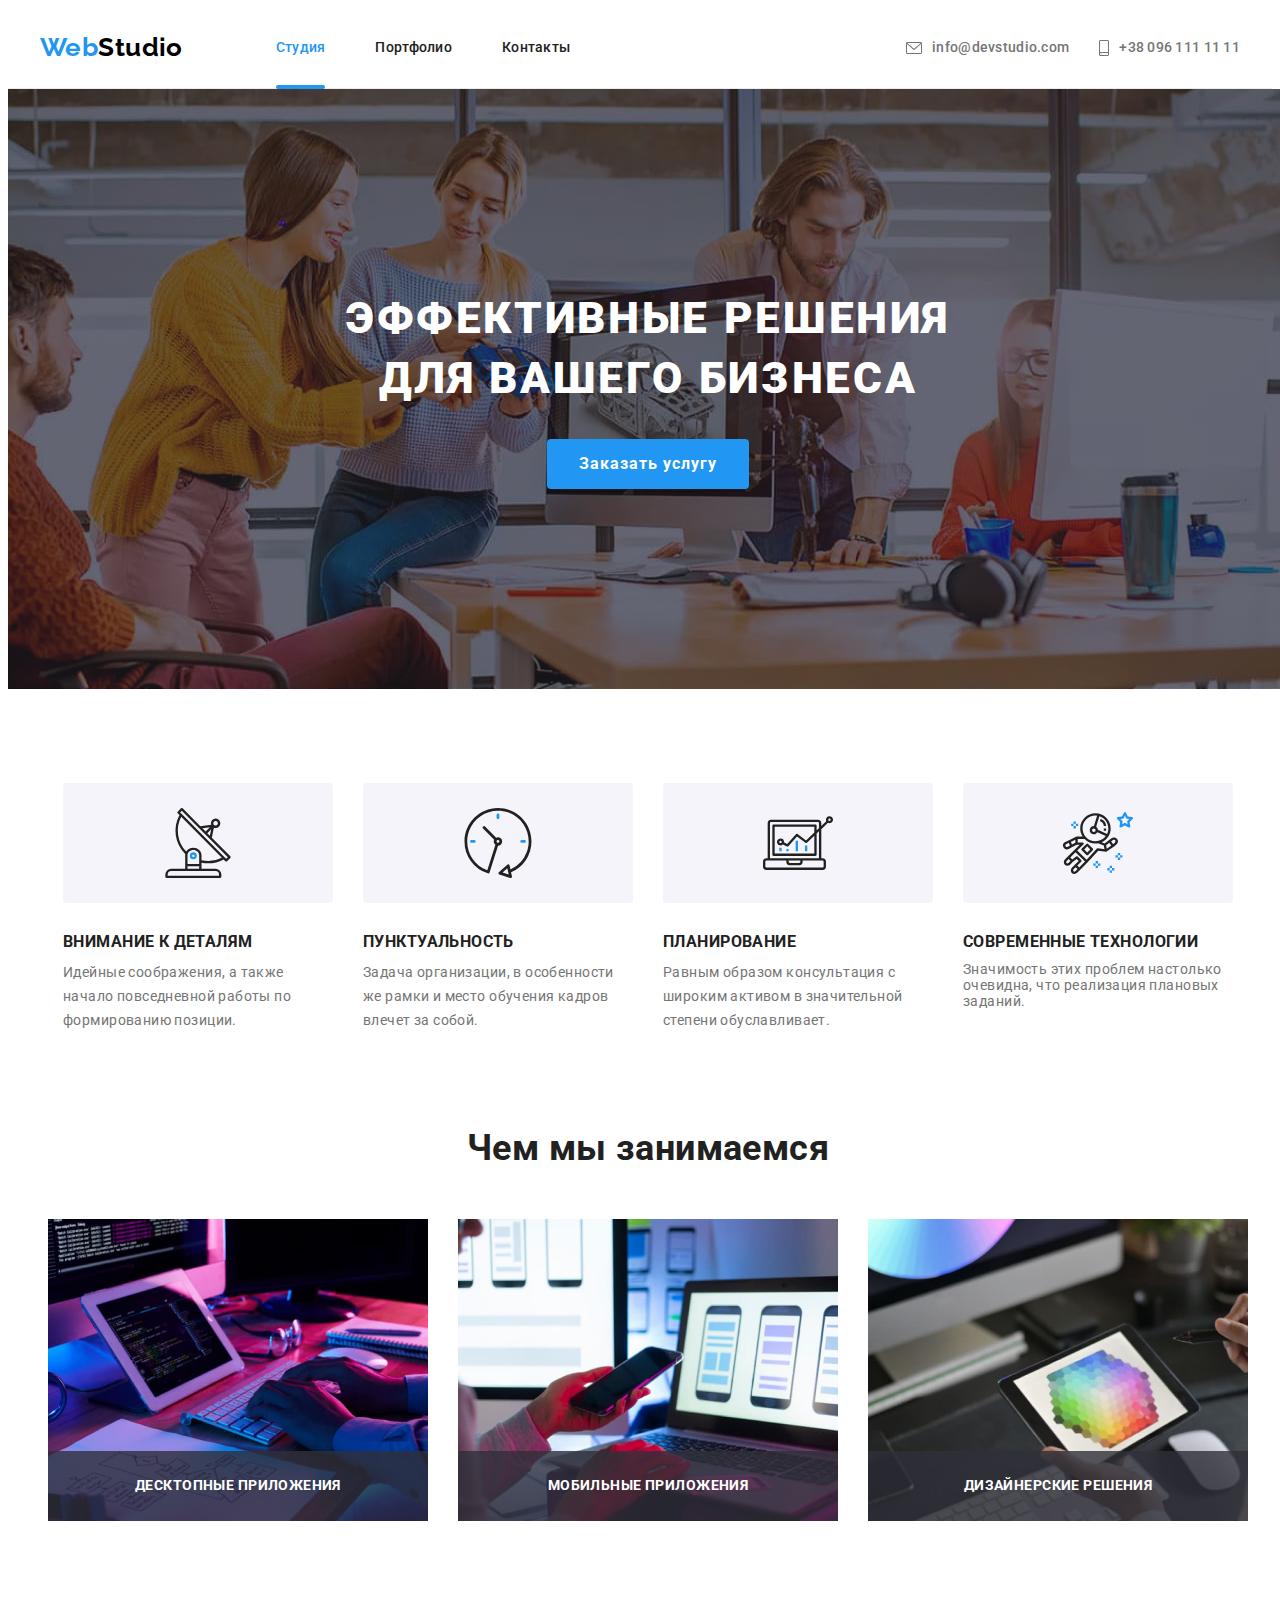
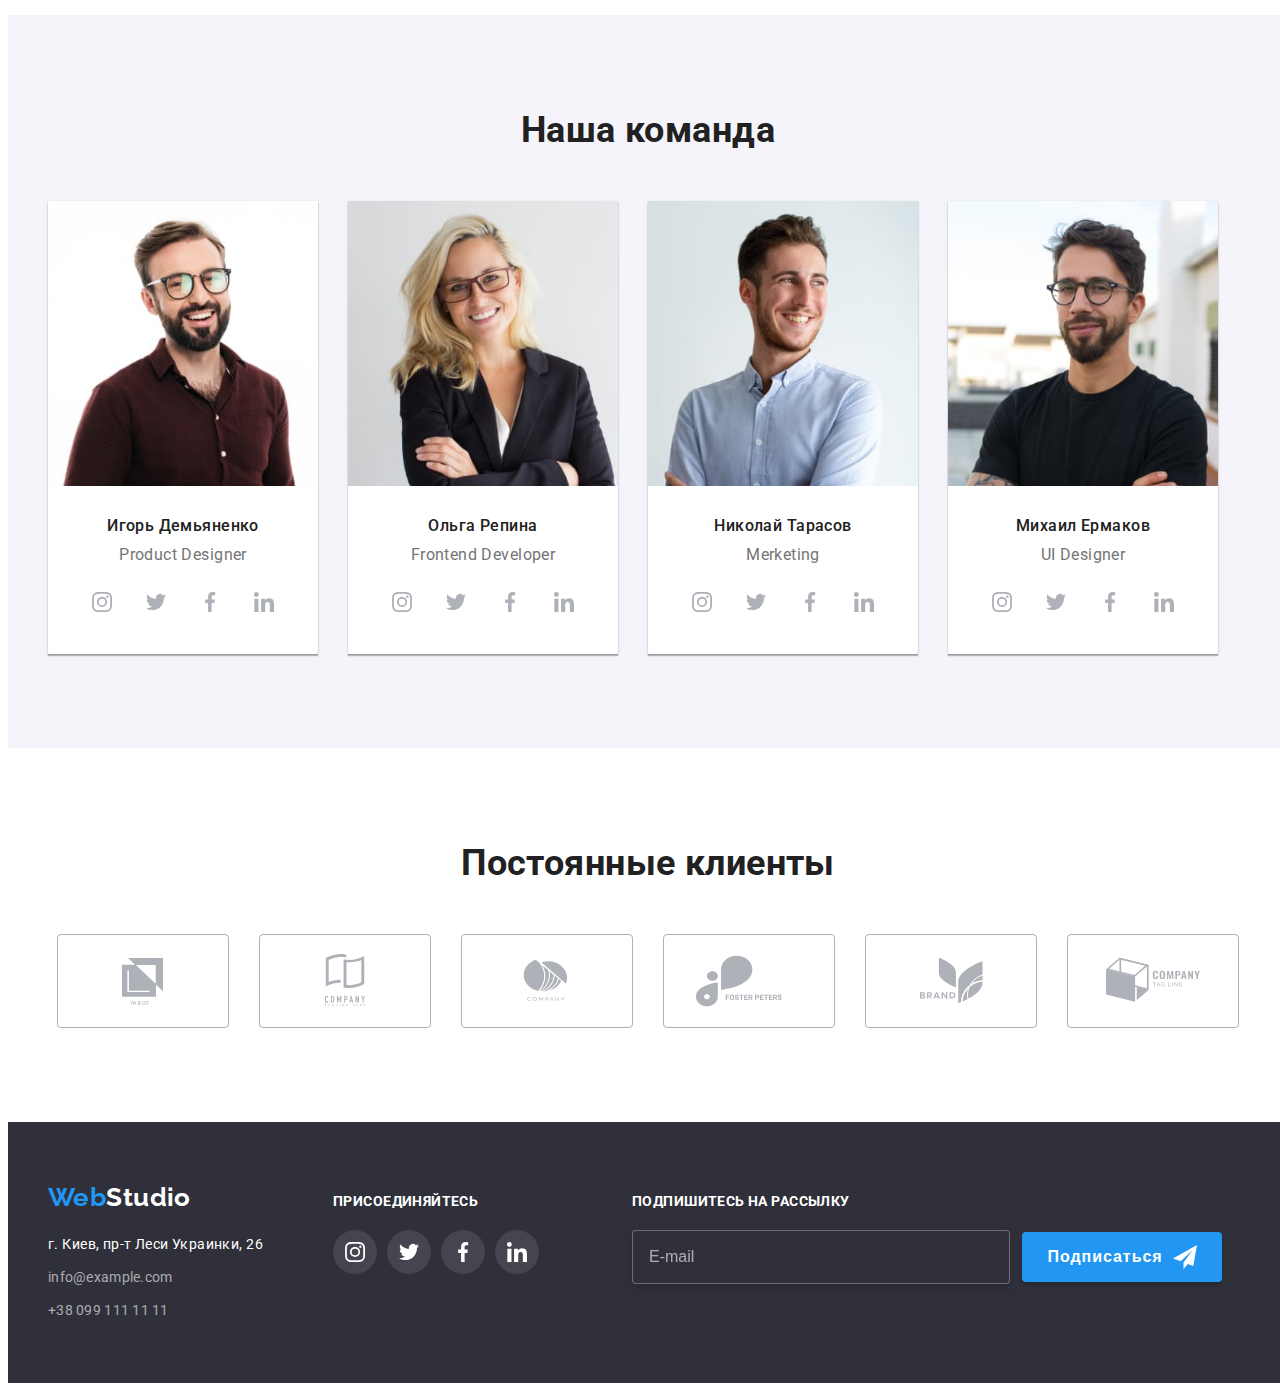
<file: index.html>
<!DOCTYPE html>
<html lang="ru">
<head>
    <meta charset="UTF-8">
    <meta http-equiv="X-UA-Compatible" content="IE=edge">
    <meta name="viewport" content="width=device-width, initial-scale=1.0">
    <title>Студия</title>
    <link rel="stylesheet" href="https://cdnjs.cloudflare.com/ajax/libs/modern-normalize/1.1.0/modern-normalize.min.css"
        integrity="sha512-wpPYUAdjBVSE4KJnH1VR1HeZfpl1ub8YT/NKx4PuQ5NmX2tKuGu6U/JRp5y+Y8XG2tV+wKQpNHVUX03MfMFn9Q=="
        crossorigin="anonymous" referrerpolicy="no-referrer" />
    <link rel="preconnect" href="https://fonts.googleapis.com">
    <link rel="preconnect" href="https://fonts.gstatic.com" crossorigin>
    <link href="https://fonts.googleapis.com/css2?family=Raleway:wght@700&family=Roboto:wght@400;500;700;900&display=swap"
        rel="stylesheet">
    <link rel="stylesheet" href="./css/main.min.css">
</head>

<body>       
    <header class="header">
        <div class="container header__flex">
            <nav class="navigation">
                <a href="./index.html" lang="en" class="logo link logo--header"><span class="logo--accent">Web</span>Studio</a>
                <button type="button" class="navigation__menu-button" data-menu-open>
                    <svg class="menu-icon">
                        <use href="images/icons.svg#icon-menu"></use>
                    </svg>
                </button>
                <ul class="site-nav list site-nav--flex">                
                    <li class="list__item header__item"><a href="./index.html" class="link current">Студия</a></li>
                    <li class="list__item header__item"><a href="./portfolio.html" class="link">Портфолио</a></li>
                    <li class="list__item header__item"><a href="" class="link">Контакты</a></li>
                </ul>
            </nav>
            <ul class="list header__contacts">
                <li class="list__item header__item header__contacts__item"><a href="mailto:info@devstudio.com" class="contacts-header link">
                    <svg class="contacts-header__icon1"><use href="images/icons.svg#envelope"></use></svg>info@devstudio.com</a></li>
                <li class="list__item header__item header__contacts__item"><a href="tel:+380961111111" class="contacts-header link">
                    <svg class="contacts-header__icon2"><use href="images/icons.svg#smartphone"></use></svg>+38 096 111 11 11</a></li>
            </ul>
        </div>
        <div class="backdrop is-hidden" data-menu>
            <div class="menu">
                <nav>
                    <ul class="list menu__nav-list">
                        <li class="list__item menu__nav-list-item"><a href="./index.html" class="link menu__nav-link current-mob">Студия</a></li>
                        <li class="list__item menu__nav-list-item"><a href="./portfolio.html" class="link menu__nav-link">Портфолио</a></li>
                        <li class="list__item menu__nav-list-item"><a href="" class="link menu__nav-link">Контакты</a></li>
                    </ul>
                </nav>
                <div class="menu__contacts-social">
                <ul class="list menu__header-contacts">
                    <li class="list__item menu__header-contacts-item"><a href="tel:+380961111111" class="menu__contacts link">+38
                            096 111 11 11</a></li>
                    <li class="list__item menu__header-contacts-item"><a href="mailto:info@devstudio.com"
                            class="menu__contacts link">info@devstudio.com</a></li>
                </ul>
                <ul class="list menu__social">
                    <li class="list__item menu__social__item"><a href="" aria-label="Instagram">Instagram</a></li>
                    <li class="list__item menu__social__item"><a href="" aria-label="Twitter">Twitter</a></li>
                    <li class="list__item menu__social__item"><a href="" aria-label="Facebook">Facebook</a></li>
                    <li class="list__item menu__social__item"><a href="" aria-label="LinkedIn">LinkedIn</a></li>
                </ul>
                </div>
                <button class="btn-close-menu" aria-label="Закрыть меню" data-menu-close>
                    <svg class="btn-close-menu__icon">
                        <use href="images/icons.svg#icon-close"></use>
                    </svg>
                </button>                
            </div>
    </header>          
    <main>                
        <section class="hero">
            <div class="container hero__container">
                <h1 class="hero__title">Эффективные решения для вашего бизнеса</h1>
                <button type="button" class="hero__button btn-primary" data-modal-open>Заказать услугу</button>
            </div>
        </section>
        <div class="backdrop is-hidden" data-modal>
            <div class="modal">                
                <button class="btn-close" aria-label="Закрыть окно заказа" data-modal-close>
                    <svg class="btn-close__icon">
                        <use href="images/icons.svg#icon-close"></use>
                    </svg>
                </button>  
                <form class="modal__form" autocomplete="off">
                    <b class="modal__call">Оставьте свои данные, мы вам перезвоним</b>
                    <label for="user-name" class="modal__name-label">Имя</label>
                    <div class="modal__input-containers">
                        <input type="text" name="name" id="user-name" class="modal__inputs modal__input-name" autocomplete="name">
                        <svg class="modal__icon-person modal__icon">
                            <use href="./images/icons.svg#icon-modal-person"></use>
                        </svg>
                    </div>
                    <label for="user-phone-number" class="modal__name-label">Телефон</label>
                    <div class="modal__input-containers">
                        <input type="tel" name="phone-number" id="user-phone-number" class="modal__inputs modal__input-tel" autocomplete="tel">
                        <svg class="modal__icon-phone modal__icon">
                            <use href="./images/icons.svg#icon-modal-phone"></use>
                        </svg>
                    </div>
                    <label for="user-email" class="modal__name-label">Почта</label>
                    <div class="modal__input-containers">
                        <input type="email" name="email" id="user-email" class="modal__inputs modal__input-email" autocomplete="email">
                        <svg class="modal__icon-envelope modal__icon">
                            <use href="./images/icons.svg#icon-modal-envelope"></use>
                        </svg>
                    </div>
                    <label for="modal-textarea" class="modal__name-label">Комментарий</label>
                    <textarea name="comment" id="modal-textarea" rows="10" class="modal__textarea" placeholder="Введите текст"></textarea>
                    <div class="agreement">
                    <input type="checkbox" name="topic" id="modal-checkbox" class="modal__checkbox visually-hidden">
                    <span class="modal__checkbox-icon"></span>
                    <label for="modal-checkbox" class="agreement__stroke">Соглашаюсь с рассылкой и принимаю <a href="" class="agreement__link">Условия договора</a></label>
                    </div>
                    <button type="submit" class="btn-primary modal__submit">Отправить</button>
                </form>      
            </div>
        </div>               
        <section class="section paculiarities">
            <div class="contaier">
                <h2 class="section__title visually-hidden">Особенности</h2>
                <ul class="list paculiarities__list">                                
                    <li class="list__item paculiarities__item pacu-icon-1">                        
                            <h3 class="list__title paculiarities__title upper-text">внимание к деталям</h3>
                            <p class="paculiarities__text">
                                Идейные соображения, а также начало повседневной работы по формированию позиции.
                            </p>                        
                    </li>                    
                    <li class="list__item paculiarities__item pacu-icon-2">                        
                            <h3 class="list__title paculiarities__title upper-text">пунктуальность</h3>
                            <p class="paculiarities__text">
                                Задача организации, в особенности же рамки и место обучения кадров влечет за собой.
                            </p>                        
                    </li>                         
                    <li class="list__item paculiarities__item pacu-icon-3">                        
                            <h3 class="list__title paculiarities__title upper-text">планирование</h3>
                                <p class="paculiarities__text">
                                    Равным образом консультация с широким активом в значительной степени обуславливает.
                                </p>                        
                    </li>                         
                    <li class="list__item paculiarities__item pacu-icon-4">                        
                            <h3 class="list__title paculiarities__title upper-text">современные технологии</h3>
                            <p class="paculiarities-text">
                                Значимость этих проблем настолько очевидна, что реализация плановых заданий.
                            </p>                       
                    </li>                               
                </ul>
            </div>
        </section>            
        <section class="section our-focus">
            <div class="container">
                <h2 class="section__title our-focus__title">Чем мы занимаемся</h2>
                <ul class="list our-focus__list">
                    <li class="list__item our-focus__item">
                        <div class="focus__thumb">
                            <img srcset="./images/notebook.jpg 370w, ./images/notebook-2x.jpg 740w" src="./images/notebook.jpg" alt="ноутбук" sizes="(min-width: 1200px) 30vw"> 
                            <div class="focus__disc-box">
                                <p class="upper-text focus__disc">десктопные приложения</p>
                            </div>
                        </div>                        
                    </li>
                    <li class="list__item our-focus__item">
                        <div class="focus__thumb">
                            <img srcset="./images/notebook-smartphone.jpg 370w, ./images/notebook-smartphone-2x.jpg 740w" src="./images/notebook-smartphone.jpg" alt="ноутбук и смартфон"
                                sizes="(min-width: 1200px) 30vw">
                            <div class="focus__disc-box">
                                <p class="upper-text focus__disc">мобильные приложения</p>
                            </div>
                        </div>                        
                    </li>
                    <li class="list__item our-focus__item">
                        <div class="focus__thumb">
                            <img srcset="./images/tablet.jpg 370w, ./images/tablet-2x.jpg 740w"
                                src="./images/tablet.jpg" alt="планшет" sizes="(min-width: 1200px) 30vw">
                            <div class="focus__disc-box">
                                <p class="upper-text focus__disc">дизайнерские решения</p>
                            </div>
                        </div>                        
                    </li>
                </ul>
            </div>
        </section>          
        <section class="section team">
            <div class="container">
                <h2 class="section__title">Наша команда</h2>
                <ul class="list team__list">
                    <li class="list__item team__card">
                        <img srcset="./images/photo.jpg 270w, ./images/photo-2x.jpg 540w, ./images/photo-tab-1x.jpg 354w, ./images/photo-tab-2x.jpg 708w, ./images/photo-mob-1x.jpg 450w, ./images/photo-mob-2x.jpg 900w" src="./images/photo.jpg" alt="фото Игоря" sizes="(min-width: 1200px) 25vw, (min-width: 768px) 50vw, 100vw">
                        <div class="team__card-discription">                            
                            <h3 class="list__title teammember">Игорь Демьяненко</h3>
                            <p lang="en" class="profession">Product Designer</p>
                            <ul class="social list">
                                <li class="social__item">
                                    <a href="https://Instagram.com" class="team__social-link social__link link"
                                    target="_blank" rel="noopener noreferrer" aria-label="Instagram">
                                        <svg class="social__icon">
                                            <use href="./images/icons.svg#instagram-icon">                                   
                                            </use>
                                        </svg>
                                    </a></li>
                                <li class="social__item">
                                    <a href="https://Twitter.com" class="team__social-link social__link link" target="_blank" rel="noopener noreferrer" aria-label="Twitter">
                                        <svg class="social__icon">
                                            <use href="./images/icons.svg#twitter-icon">
                                            </use>
                                        </svg>
                                    </a></li>
                                <li class="social__item">
                                    <a href="https://Facebook.com" class="team__social-link social__link link" target="_blank" rel="noopener noreferrer" aria-label="Facebook">
                                        <svg class="social__icon">
                                            <use href="./images/icons.svg#facebook-icon">
                                            </use>
                                        </svg>
                                    </a></li>
                                <li class="social__item">
                                    <a href="https://Linkedin.com" class="team__social-link social__link link" target="_blank" rel="noopener noreferrer" aria-label="LinkedIn">
                                        <svg class="social__icon">
                                            <use href="./images/icons.svg#linkedin-icon">
                                            </use>
                                        </svg>
                                    </a></li>
                            </ul>
                        </div>
                    </li>
                    <li class="list__item team__card">
                        <img srcset="./images/photo-1.jpg 270w, ./images/photo-1-2x.jpg 540w, ./images/photo-1-tab-1x.jpg 354w, ./images/photo-1-tab-2x.jpg 708w, ./images/photo-1-mob-1x.jpg 450w, ./images/photo-1-mob-2x.jpg 900w"
                            src="./images/photo-1.jpg" alt="фото Ольги" sizes="(min-width: 1200px) 25vw, (min-width: 768px) 50vw, 100vw">
                        <div class="team__card-discription">                            
                            <h3 class="list__title teammember">Ольга Репина</h3>
                            <p lang="en" class="profession">Frontend Developer</p>
                            <ul class="social list">
                                <li class="social__item">
                                    <a href="" class="team__social-link social__link link">
                                        <svg class="social__icon">
                                            <use href="./images/icons.svg#instagram-icon" aria-label="Instagram">
                                            </use>
                                        </svg>
                                    </a>
                                </li>
                                <li class="social__item">
                                    <a href="" class="team__social-link social__link link" aria-label="Twitter">
                                        <svg class="social__icon">
                                            <use href="./images/icons.svg#twitter-icon">
                                            </use>
                                        </svg>
                                    </a>
                                </li>
                                <li class="social__item">
                                    <a href="" class="team__social-link social__link link" aria-label="Facebook">
                                        <svg class="social__icon">
                                            <use href="./images/icons.svg#facebook-icon">
                                            </use>
                                        </svg>
                                    </a>
                                </li>
                                <li class="social__item">
                                    <a href="" class="team__social-link social__link link" aria-label="LinkedIn">
                                        <svg class="social__icon">
                                            <use href="./images/icons.svg#linkedin-icon">
                                            </use>
                                        </svg>
                                    </a>
                                </li>
                            </ul>
                        </div>
                    </li>
                    <li class="list__item team__card">
                        <img srcset="./images/photo-2.jpg 270w, ./images/photo-2-2x.jpg 540w, ./images/photo-2-tab-1x.jpg 354w, ./images/photo-2-tab-2x.jpg 708w, ./images/photo-2-mob-1x.jpg 450w, ./images/photo-2-mob-2x.jpg 900w"
                            src="./images/photo-2.jpg" alt="фото Николая" sizes="(min-width: 1200px) 25vw, (min-width: 768px) 50vw, 100vw">
                        <div class="team__card-discription">                            
                            <h3 class="list__title teammember">Николай Тарасов</h3>
                            <p lang="en" class="profession">Merketing</p>
                            <ul class="social list">
                                <li class="social__item">
                                    <a href="" class="team__social-link social__link link">
                                        <svg class="social__icon">
                                            <use href="./images/icons.svg#instagram-icon" aria-label="Instagram">
                                            </use>
                                        </svg>
                                    </a>
                                </li>
                                <li class="social__item">
                                    <a href="" class="team__social-link social__link link" aria-label="Twitter">
                                        <svg class="social__icon">
                                            <use href="./images/icons.svg#twitter-icon">
                                            </use>
                                        </svg>
                                    </a>
                                </li>
                                <li class="social__item">
                                    <a href="" class="team__social-link social__link link" aria-label="Facebook">
                                        <svg class="social__icon">
                                            <use href="./images/icons.svg#facebook-icon">
                                            </use>
                                        </svg>
                                    </a>
                                </li>
                                <li class="social__item">
                                    <a href="" class="team__social-link social__link link" aria-label="LinkedIn">
                                        <svg class="social__icon">
                                            <use href="./images/icons.svg#linkedin-icon">
                                            </use>
                                        </svg>
                                    </a>
                                </li>
                            </ul>
                        </div>
                    </li>
                    <li class="list__item team__card">
                        <img srcset="./images/photo-3.jpg 270w, ./images/photo-3-2x.jpg 540w, ./images/photo-3-tab-1x.jpg 354w, ./images/photo-3tab-2x.jpg 708w, ./images/photo-3-mob-1x.jpg 450w, ./images/photo-3-mob-2x.jpg 900w"
                            src="./images/photo-3.jpg" alt="фото Михаила" sizes="(min-width: 1200px) 25vw, (min-width: 768px) 50vw, 100vw">
                        <div class="team__card-discription">                            
                            <h3 class="list__title teammember">Михаил Ермаков</h3>
                            <p lang="en" class="profession">UI Designer</p>
                            <ul class="social list">
                                <li class="social__item">
                                    <a href="" class="team__social-link social__link link">
                                        <svg class="social__icon">
                                            <use href="./images/icons.svg#instagram-icon" aria-label="Instagram">
                                            </use>
                                        </svg>
                                    </a>
                                </li>
                                <li class="social__item">
                                    <a href="" class="team__social-link social__link link" aria-label="Twitter">
                                        <svg class="social__icon">
                                            <use href="./images/icons.svg#twitter-icon">
                                            </use>
                                        </svg>
                                    </a>
                                </li>
                                <li class="social__item">
                                    <a href="" class="team__social-link social__link link" aria-label="Facebook">
                                        <svg class="social__icon">
                                            <use href="./images/icons.svg#facebook-icon">
                                            </use>
                                        </svg>
                                    </a>
                                </li>
                                <li class="social__item">
                                    <a href="" class="team__social-link social__link link" aria-label="LinkedIn">
                                        <svg class="social__icon">
                                            <use href="./images/icons.svg#linkedin-icon">
                                            </use>
                                        </svg>
                                    </a>
                                </li>
                            </ul>
                        </div>
                    </li>
                </ul>
            </div>
        </section>
        <section class="section">
            <div class="container customers">
                <h2 class="section__title customers__title">Постоянные клиенты</h2>
                <ul class="list customers__list">
                    <li class="list__item customers__item">
                        <a href="" class="customers__link link">
                            <svg class="customers__icon">
                                <use href="images/icons.svg#logo1"></use>
                            </svg>
                        </a>
                    </li>
                    <li class="list__item customers__item">
                        <a href="" class="customers__link link">
                            <svg class="customers__icon">
                                <use href="images/icons.svg#logo2"></use>
                            </svg>
                        </a>
                    </li>
                    <li class="list__item customers__item">
                        <a href="" class="customers__link link">
                            <svg class="customers__icon">
                                <use href="images/icons.svg#logo3"></use>
                            </svg>
                        </a>
                    </li>
                    <li class="list__item customers__item">
                        <a href="" class="customers__link link">
                            <svg class="customers__icon">
                                <use href="images/icons.svg#logo4"></use>
                            </svg>
                        </a>
                    </li>
                    <li class="list__item customers__item">
                        <a href="" class="customers__link link">
                            <svg class="customers__icon">
                                <use href="images/icons.svg#logo5"></use>
                            </svg>
                        </a>
                    </li>
                    <li class="list__item customers__item">
                        <a href="" class="customers__link link">
                            <svg class="customers__icon">
                                <use href="images/icons.svg#logo6"></use>
                            </svg>
                        </a>
                    </li>
                </ul>
            </div>
        </section>
    </main>
           
    <footer class="footer">
        <div class="container footer__container">
            <div class="adress-social-container">
            <div class="address-container">
            <a href="./index.html" lang="en" class="logo logo--footer link"><span class="logo--accent">Web</span>Studio</a>
            <address>
                <ul class="list flex-adress">
                    <li class="list__item flex-adress__item"><a href="https://www.google.com.ua/maps/place/бульвар+Лесі+Українки,+26,+Київ,+02000/@50.4265769,30.5380446,19z/data=!4m5!3m4!1s0x40d4cf0e033ecbe9:0x57a4dffefec77da0!8m2!3d50.4265807!4d30.5383858?hl=uk&authuser=0"
                                class="office-adress contacts-footer__fonts link">г. Киев, пр-т Леси Украинки, 26</a></li>
                    <li class="list__item flex-adress__item"><a href="mailto:info@example.com"
                                class="contacts-footer contacts-footer__fonts link">info@example.com</a></li>
                    <li class="list__item flex-adress__item"><a href="tel:+380991111111" class="contacts-footer contacts-footer__fonts link">+38 099 111 11 11</a>
                    </li>
                </ul>
            </address>
            </div>
            <div>
                <b class="footer__call upper-text">присоединяйтесь</b>
                <ul class="social list">
                    <li class="social__item">
                        <a href="" class="footer__social-link social__link link" aria-label="Instagram">
                            <svg class="social__icon">
                                <use href="./images/icons.svg#instagram-icon"></use>
                            </svg>
                        </a>
                    </li>
                    <li class="social__item">
                        <a href="" class="footer__social-link social__link link" aria-label="Twitter">
                            <svg class="social__icon">
                                <use href="./images/icons.svg#twitter-icon"></use>
                            </svg>
                        </a>
                    </li>
                    <li class="social__item">
                        <a href="" class="footer__social-link social__link link" aria-label="Facebook">
                            <svg class="social__icon">
                                <use href="./images/icons.svg#facebook-icon"></use>
                            </svg>
                        </a>
                    </li>
                    <li class="social__item">
                        <a href="" class="footer__social-link social__link link" aria-label="LinkedIn">
                            <svg class="social__icon">
                                <use href="./images/icons.svg#linkedin-icon"></use>
                            </svg>
                        </a>
                    </li>
                </ul>
            </div>
            </div>
            <form class="subscribe" autocomplete="off">
                <label for="footer__subscribe-input" class="footer__call upper-text footer__subscribe-label">подпишитесь на рассылку</label>
                <div class="subscribe__actions">
                    <input type="email" name="email" placeholder="E-mail" id="footer__subscribe-input" class="footer__subscribe-input">
                    <button type="submit" class="btn-primary footer__subscribe-button">Подписаться<svg class="icon-send">
                            <use href="./images/icons.svg#icon-send"></use>
                        </svg></button>
                </div>
            </form>
        </div>
    </footer>
    <script src="./js/modal.js"></script>
    <script src="./js/menu.js"></script>
</body>
</html>
</file>
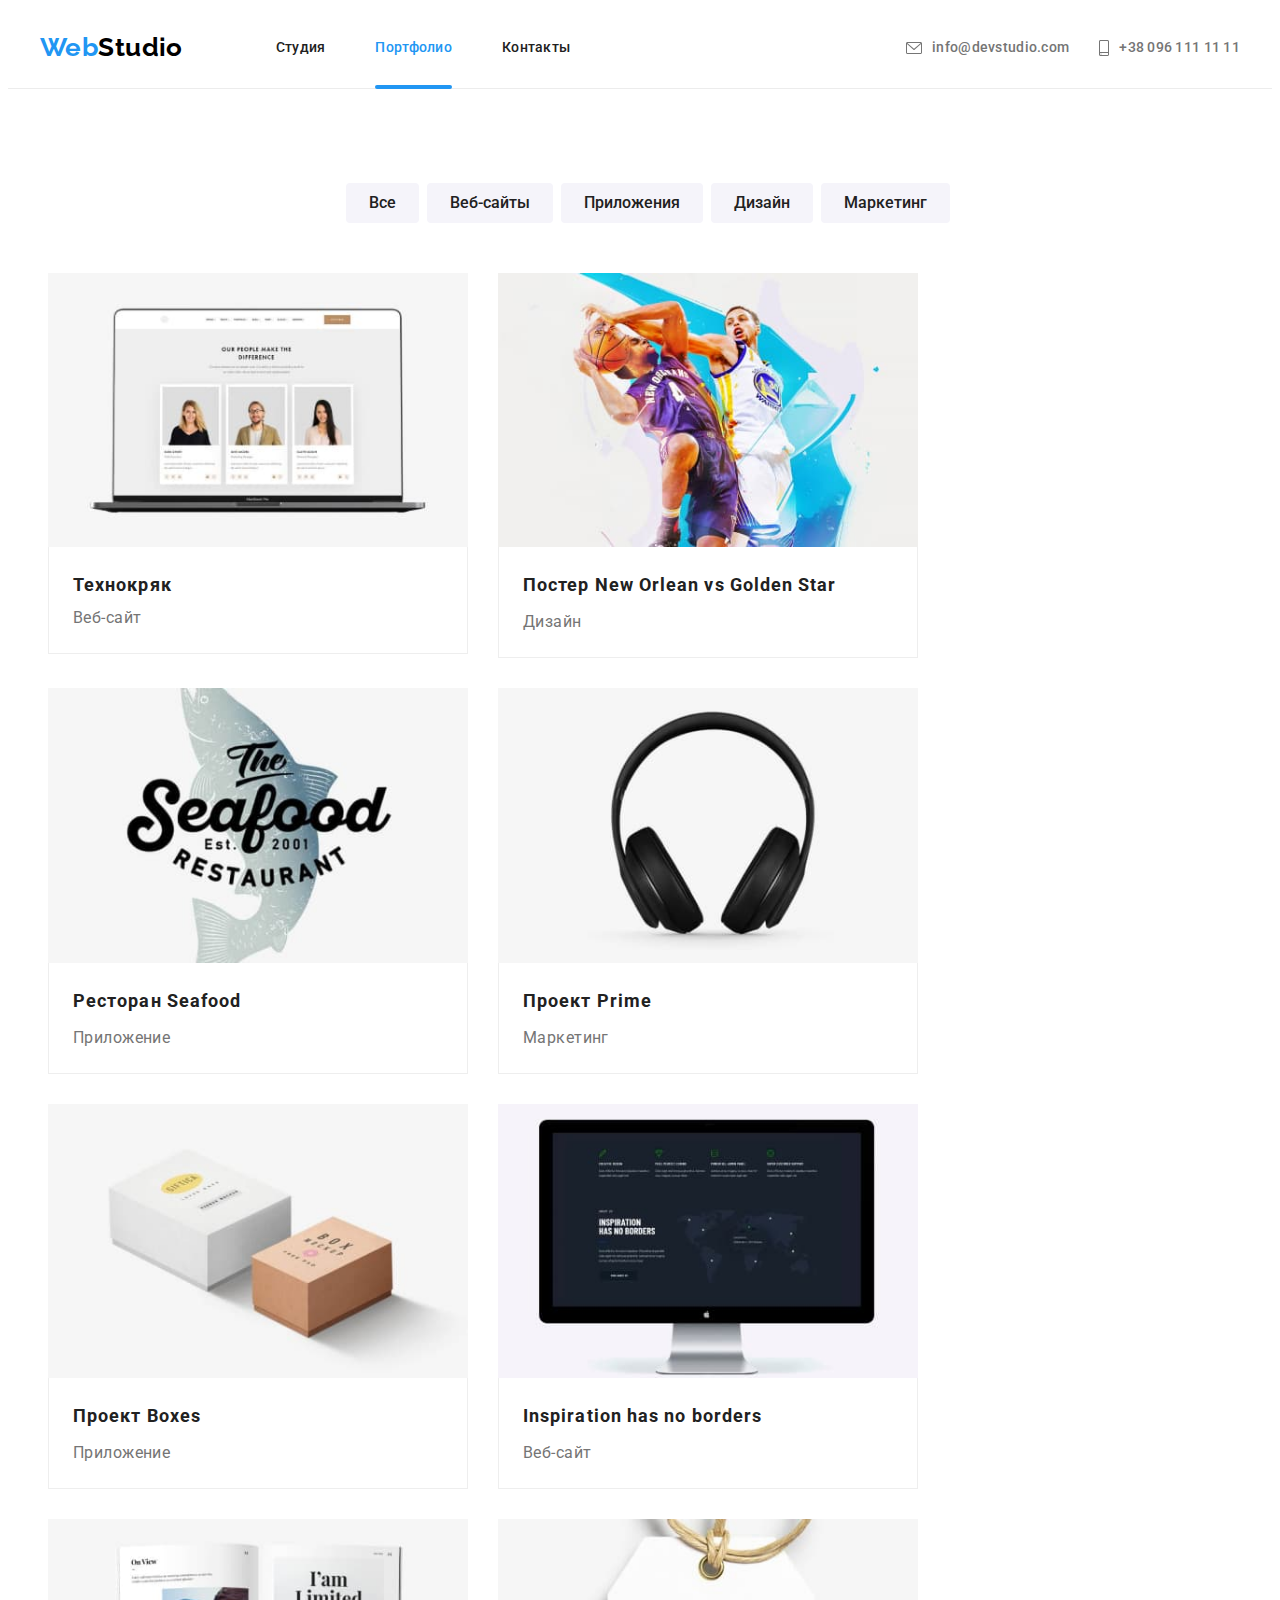
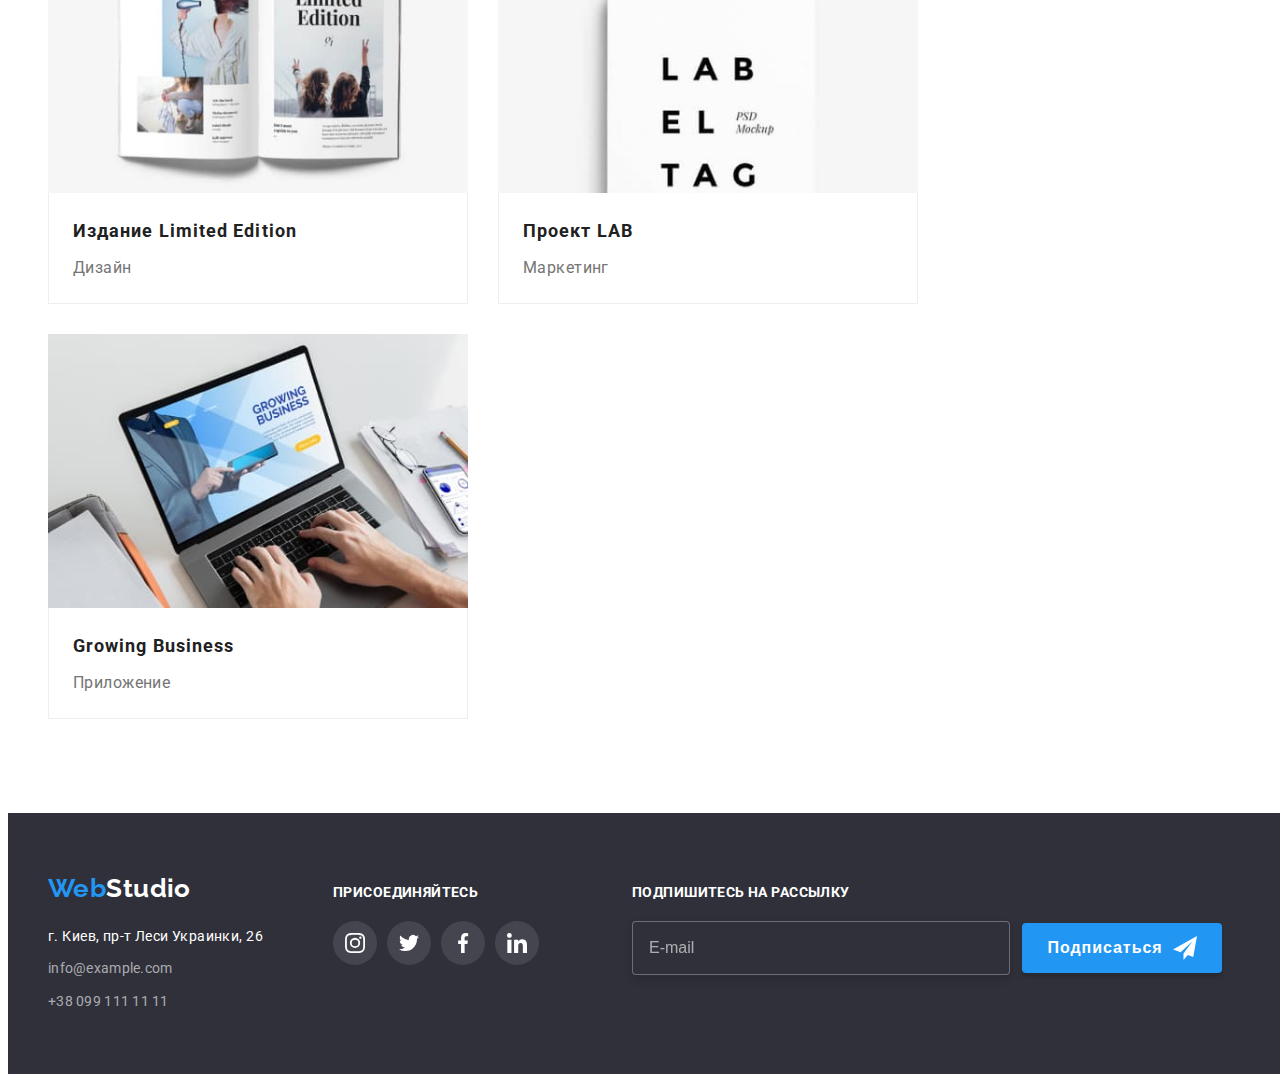
<file: portfolio.html>
<!DOCTYPE html>
<html lang="ru">
<head>
    <meta charset="UTF-8">
    <meta http-equiv="X-UA-Compatible" content="IE=edge">
    <meta name="viewport" content="width=device-width, initial-scale=1.0">
    <title>Портфолио</title>
    <link rel="stylesheet" href="https://cdnjs.cloudflare.com/ajax/libs/modern-normalize/1.1.0/modern-normalize.min.css"
        integrity="sha512-wpPYUAdjBVSE4KJnH1VR1HeZfpl1ub8YT/NKx4PuQ5NmX2tKuGu6U/JRp5y+Y8XG2tV+wKQpNHVUX03MfMFn9Q=="
        crossorigin="anonymous" referrerpolicy="no-referrer" />
    <link rel="preconnect" href="https://fonts.googleapis.com">
    <link rel="preconnect" href="https://fonts.gstatic.com" crossorigin>
    <link href="https://fonts.googleapis.com/css2?family=Raleway:wght@700&family=Roboto:wght@400;500;700;900&display=swap"
        rel="stylesheet">
    <link rel="stylesheet" href="./css/main.min.css">
</head>
<body>
        <!--Шапка -->
        <header class="header">
            <div class="container header__flex">
                <nav class="navigation">
                    <a href="./index.html" lang="en" class="logo link logo--header"><span
                            class="logo--accent">Web</span>Studio</a>
                    <button type="button" class="navigation__menu-button" data-menu-open>
                        <svg class="menu-icon">
                            <use href="images/icons.svg#icon-menu"></use>
                        </svg>
                    </button>
                    <ul class="site-nav list site-nav--flex">
                        <li class="list__item header__item"><a href="./index.html" class="link">Студия</a></li>
                        <li class="list__item header__item"><a href="./portfolio.html" class="link current">Портфолио</a></li>
                        <li class="list__item header__item"><a href="" class="link">Контакты</a></li>
                    </ul>
                </nav>
                <ul class="list header__contacts">
                    <li class="list__item header__item header__contacts__item"><a href="mailto:info@devstudio.com"
                            class="contacts-header link">
                            <svg class="contacts-header__icon1">
                                <use href="images/icons.svg#envelope"></use>
                            </svg>info@devstudio.com</a></li>
                    <li class="list__item header__item header__contacts__item"><a href="tel:+380961111111"
                            class="contacts-header link">
                            <svg class="contacts-header__icon2">
                                <use href="images/icons.svg#smartphone"></use>
                            </svg>+38 096 111 11 11</a></li>
                </ul>
            </div>
            <div class="backdrop is-hidden" data-menu>
                <div class="menu">
                    <nav>
                        <ul class="list menu__nav-list">
                            <li class="list__item menu__nav-list-item"><a href="./index.html"
                                    class="link menu__nav-link">Студия</a></li>
                            <li class="list__item menu__nav-list-item"><a href="./portfolio.html"
                                    class="link menu__nav-link current-mob">Портфолио</a></li>
                            <li class="list__item menu__nav-list-item"><a href="" class="link menu__nav-link">Контакты</a></li>
                        </ul>
                    </nav>
                    <div class="menu__contacts-social">
                        <ul class="list menu__header-contacts">
                            <li class="list__item menu__header-contacts-item"><a href="tel:+380961111111"
                                    class="menu__contacts link">+38
                                    096 111 11 11</a></li>
                            <li class="list__item menu__header-contacts-item"><a href="mailto:info@devstudio.com"
                                    class="menu__contacts link">info@devstudio.com</a></li>
                        </ul>
                        <ul class="list menu__social">
                            <li class="list__item menu__social__item"><a href="" aria-label="Instagram">Instagram</a></li>
                            <li class="list__item menu__social__item"><a href="" aria-label="Twitter">Twitter</a></li>
                            <li class="list__item menu__social__item"><a href="" aria-label="Facebook">Facebook</a></li>
                            <li class="list__item menu__social__item"><a href="" aria-label="LinkedIn">LinkedIn</a></li>
                        </ul>
                    </div>
                    <button class="btn-close-menu" aria-label="Закрыть меню" data-menu-close>
                        <svg class="btn-close-menu__icon">
                            <use href="images/icons.svg#icon-close"></use>
                        </svg>
                    </button>
                </div>
        </header>
        <!-- Портфолио-->
        <main>
            <section class="section">
                <div class="container">
                <h1 class="section__title visually-hidden">Портфолио</h1>
                <ul class="list flex-filter">
                    <li class="list__item flex-filter__button"><button type="button" class="list-button btn-secondary">Все</button></li>
                    <li class="list__item flex-filter__button"><button type="button" class="list-button btn-secondary">Веб-сайты</button></li>
                    <li class="list__item flex-filter__button"><button type="button" class="list-button btn-secondary">Приложения</button></li>
                    <li class="list__item flex-filter__button"><button type="button" class="list-button btn-secondary">Дизайн</button></li>
                    <li class="list__item flex-filter__button"><button type="button" class="list-button btn-secondary">Маркетинг</button></li>
                </ul>
                <ul class="list portfolio__flex-list">
                    <li class="list__item portfolio__list-item">                        
                            <a href="" class="link portfolio__link">
                                <div class="portfolio__thumb">
                                    <img srcset="./images-portfolio/notebook.jpg 370w, ./images-portfolio/notebook-2x.jpg 740, ./images-portfolio/notebook-tab-1x.jpg 354w, ./images-portfolio/notebook-tab-2x.jpg 708w, ./images-portfolio/notebook-mob-1x.jpg 450w, ./images-portfolio/notebook-mob-2x.jpg 900w"
                                        src="./images-portfolio/notebook.jpg" alt="ноутбук" sizes="(min-width: 1200px) 33vw, (min-width: 768px) 50vw, 100vw">
                                    <div class="portfolio__disc-box">
                                        <p class="portfolio__disc">Технокряк это современная площадка распространения коронавируса. Компании используют эту платформу для цифрового
                                            шпионажа и атак на защищённые сервера конкурентов.</p>
                                    </div>
                                </div>
                            <div class="project-card-discription">
                                <h2 class="list__title portfolio__title">Технокряк</h2>
                                <p class="work-type">Веб-сайт</p>                                                                
                            </div>
                            </a>
                    </li>
                    <li class="list__item portfolio__list-item">                        
                            <a href="" class="link portfolio__link">
                                <div class="portfolio__thumb">
                                    <img srcset="./images-portfolio/basketball.jpg 370w, ./images-portfolio/basketball-2x.jpg 740, ./images-portfolio/basketball-tab-1x.jpg 354w, ./images-portfolio/basketball-tab-2x.jpg 708w, ./images-portfolio/basketball-mob-1x.jpg 450w, ./images-portfolio/basketball-mob-2x.jpg 900w"
                                        src="./images-portfolio/basketball.jpg" alt="баскетболисты играют с мячиком"
                                        sizes="(min-width: 1200px) 33vw, (min-width: 768px) 50vw, 100vw">
                                    <div class="portfolio__disc-box">
                                        <p class="portfolio__disc">Технокряк это современная площадка распространения коронавируса. Компании используют эту платформу для цифрового
                                            шпионажа и атак на защищённые сервера конкурентов.</p>
                                    </div>
                                </div>
                            <div class="project-card-discription">
                                <h2 class="list__title portfolio__title">Постер <span lang="en">New Orlean vs Golden Star</span></h2>
                                <p class="work-type">Дизайн</p>
                                </div>
                                </a>                           
                    </li>
                    <li class="list__item portfolio__list-item">                        
                            <a href="" class="link portfolio__link">
                                <div class="portfolio__thumb">
                                    <img srcset="./images-portfolio/seafood.jpg 370w, ./images-portfolio/seafood-2x.jpg 740, ./images-portfolio/seafood-tab-1x.jpg 354w, ./images-portfolio/seafood-tab-2x.jpg 708w, ./images-portfolio/seafood-mob-1x.jpg 450w, ./images-portfolio/seafood-mob-2x.jpg 900w"
                                        src="./images-portfolio/seafood.jpg" alt="рыбка"
                                        sizes="(min-width: 1200px) 33vw, (min-width: 768px) 50vw, 100vw">
                                    <div class="portfolio__disc-box">
                                        <p class="portfolio__disc">Технокряк это современная площадка распространения коронавируса. Компании используют эту платформу для цифрового
                                            шпионажа и атак на защищённые сервера конкурентов.</p>
                                    </div>
                                </div>
                            <div class="project-card-discription">
                                <h2 class="list__title portfolio__title">Ресторан <span lang="en">Seafood</span></h2>
                                <p class="work-type">Приложение</p>                                                               
                            </div>
                            </a>
                    </li>
                    <li class="list__item portfolio__list-item">                        
                            <a href="" class="link portfolio__link">
                                <div class="portfolio__thumb">
                                    <img srcset="./images-portfolio/earphones.jpg 370w, ./images-portfolio/earphones-2x.jpg 740, ./images-portfolio/earphones-tab-1x.jpg 354w, ./images-portfolio/earphones-tab-2x.jpg 708w, ./images-portfolio/earphones-mob-1x.jpg 450w, ./images-portfolio/earphones-mob-2x.jpg 900w"
                                        src="./images-portfolio/earphones.jpg" alt="наушники" sizes="(min-width: 1200px) 33vw, (min-width: 768px) 50vw, 100vw">
                                    <div class="portfolio__disc-box">
                                        <p class="portfolio__disc">Технокряк это современная площадка распространения коронавируса. Компании используют эту платформу для цифрового
                                            шпионажа и атак на защищённые сервера конкурентов.</p>
                                    </div>
                                </div>
                            <div class="project-card-discription">
                                <h2 class="list__title portfolio__title">Проект <span lang="en">Prime</span></h2>
                                <p class="work-type">Маркетинг</p>                                                                
                            </div>
                            </a>
                    </li>
                    <li class="list__item portfolio__list-item">                        
                            <a href="" class="link portfolio__link">
                                <div class="portfolio__thumb">
                                    <img srcset="./images-portfolio/boxes.jpg 370w, ./images-portfolio/boxes-2x.jpg 740, ./images-portfolio/boxes-tab-1x.jpg 354w, ./images-portfolio/boxes-tab-2x.jpg 708w, ./images-portfolio/boxes-mob-1x.jpg 450w, ./images-portfolio/boxes-mob-2x.jpg 900w"
                                        src="./images-portfolio/boxes.jpg" alt="коробки"
                                        sizes="(min-width: 1200px) 33vw, (min-width: 768px) 50vw, 100vw">
                                    <div class="portfolio__disc-box">
                                        <p class="portfolio__disc">Технокряк это современная площадка распространения коронавируса. Компании используют эту платформу для цифрового
                                            шпионажа и атак на защищённые сервера конкурентов.</p>
                                    </div>
                                </div>
                            <div class="project-card-discription">
                                <h2 class="list__title portfolio__title">Проект <span lang="en">Boxes</span></h2>
                                <p class="work-type">Приложение</p>                                                                
                            </div>
                            </a>
                    </li>
                    <li class="list__item portfolio__list-item">                        
                            <a href="" class="link portfolio__link">
                                <div class="portfolio__thumb">
                                    <img srcset="./images-portfolio/monitor.jpg 370w, ./images-portfolio/monitor-2x.jpg 740, ./images-portfolio/monitor-tab-1x.jpg 354w, ./images-portfolio/monitor-tab-2x.jpg 708w, ./images-portfolio/monitor-mob-1x.jpg 450w, ./images-portfolio/monitor-mob-2x.jpg 900w"
                                        src="./images-portfolio/monitor.jpg" alt="монитор" sizes="(min-width: 1200px) 33vw, (min-width: 768px) 50vw, 100vw">
                                    <div class="portfolio__disc-box">
                                        <p class="portfolio__disc">Технокряк это современная площадка распространения коронавируса. Компании используют эту платформу для цифрового
                                            шпионажа и атак на защищённые сервера конкурентов.</p>
                                    </div>
                                </div>
                            <div class="project-card-discription">
                                <h2 class="list__title portfolio__title" lang="en">Inspiration has no borders</h2>
                                <p class="work-type">Веб-сайт</p>                                                                
                            </div>
                            </a>
                    </li>
                    <li class="list__item portfolio__list-item">                        
                            <a href="" class="link portfolio__link">
                                <div class="portfolio__thumb">
                                    <img srcset="./images-portfolio/book.jpg 370w, ./images-portfolio/book-2x.jpg 740, ./images-portfolio/book-tab-1x.jpg 354w, ./images-portfolio/book-tab-2x.jpg 708w, ./images-portfolio/book-mob-1x.jpg 450w, ./images-portfolio/book-mob-2x.jpg 900w"
                                        src="./images-portfolio/book.jpg" alt="книга" sizes="(min-width: 1200px) 33vw, (min-width: 768px) 50vw, 100vw">
                                    <div class="portfolio__disc-box">
                                        <p class="portfolio__disc">Технокряк это современная площадка распространения коронавируса. Компании используют эту платформу для цифрового
                                            шпионажа и атак на защищённые сервера конкурентов.</p>
                                    </div>
                                </div>
                            <div class="project-card-discription">
                                <h2 class="list__title portfolio__title">Издание <span lang="en">Limited Edition</span></h2>
                                <p class="work-type">Дизайн</p>                                                                
                            </div>
                            </a>
                    </li>
                    <li class="list__item portfolio__list-item">                        
                            <a href="" class="link portfolio__link">
                                <div class="portfolio__thumb">
                                    <img srcset="./images-portfolio/label.jpg 370w, ./images-portfolio/label-2x.jpg 740, ./images-portfolio/label-tab-1x.jpg 354w, ./images-portfolio/label-tab-2x.jpg 708w, ./images-portfolio/label-mob-1x.jpg 450w, ./images-portfolio/label-mob-2x.jpg 900w"
                                        src="./images-portfolio/label.jpg" alt="бирка" sizes="(min-width: 1200px) 33vw, (min-width: 768px) 50vw, 100vw">
                                    <div class="portfolio__disc-box">
                                        <p class="portfolio__disc">Технокряк это современная площадка распространения коронавируса. Компании используют эту платформу для цифрового
                                            шпионажа и атак на защищённые сервера конкурентов.</p>
                                    </div>
                                </div>
                            <div class="project-card-discription">
                                <h2 class="list__title portfolio__title">Проект <span lang="en">LAB</span></h2>
                                <p class="work-type">Маркетинг</p>                                                                
                            </div>
                            </a>
                    </li>
                    <li class="list__item portfolio__list-item">                        
                            <a href="" class="link portfolio__link">
                                <div class="portfolio__thumb">
                                    <img srcset="./images-portfolio/notebook-tapping.jpg 370w, ./images-portfolio/notebook-tapping-2x.jpg 740, ./images-portfolio/notebook-tapping-tab-1x.jpg 354w, ./images-portfolio/notebook-tapping-tab-2x.jpg 708w, ./images-portfolio/notebook-tapping-mob-1x.jpg 450w, ./images-portfolio/notebook-tapping-mob-2x.jpg 900w"
                                        src="./images-portfolio/notebook-tapping.jpg" alt="руки на ноутбуке" sizes="(min-width: 1200px) 33vw, (min-width: 768px) 50vw, 100vw">
                                    <div class="portfolio__disc-box">
                                        <p class="portfolio__disc">Технокряк это современная площадка распространения коронавируса. Компании используют эту платформу для цифрового
                                        шпионажа и атак на защищённые сервера конкурентов.</p>
                                    </div>
                                </div>
                            <div class="project-card-discription">
                                <h2 class="list__title portfolio__title" lang="en">Growing Business</h2>
                                <p class="work-type">Приложение</p>                                                                
                            </div>
                            </a>
                    </li>
                </ul>
                </div>
            </section>
        </main>
        <!-- футер -->
        <footer class="footer">
            <div class="container footer__container">
                <div class="adress-social-container">
                    <div class="address-container">
                        <a href="./index.html" lang="en" class="logo logo--footer link"><span
                                class="logo--accent">Web</span>Studio</a>
                        <address>
                            <ul class="list flex-adress">
                                <li class="list__item flex-adress__item"><a
                                        href="https://www.google.com.ua/maps/place/бульвар+Лесі+Українки,+26,+Київ,+02000/@50.4265769,30.5380446,19z/data=!4m5!3m4!1s0x40d4cf0e033ecbe9:0x57a4dffefec77da0!8m2!3d50.4265807!4d30.5383858?hl=uk&authuser=0"
                                        class="office-adress contacts-footer__fonts link">г. Киев, пр-т Леси Украинки, 26</a>
                                </li>
                                <li class="list__item flex-adress__item"><a href="mailto:info@example.com"
                                        class="contacts-footer contacts-footer__fonts link">info@example.com</a></li>
                                <li class="list__item flex-adress__item"><a href="tel:+380991111111"
                                        class="contacts-footer contacts-footer__fonts link">+38 099 111 11 11</a>
                                </li>
                            </ul>
                        </address>
                    </div>
                    <div>
                        <b class="footer__call upper-text">присоединяйтесь</b>
                        <ul class="social list">
                            <li class="social__item">
                                <a href="" class="footer__social-link social__link link" aria-label="Instagram">
                                    <svg class="social__icon">
                                        <use href="./images/icons.svg#instagram-icon"></use>
                                    </svg>
                                </a>
                            </li>
                            <li class="social__item">
                                <a href="" class="footer__social-link social__link link" aria-label="Twitter">
                                    <svg class="social__icon">
                                        <use href="./images/icons.svg#twitter-icon"></use>
                                    </svg>
                                </a>
                            </li>
                            <li class="social__item">
                                <a href="" class="footer__social-link social__link link" aria-label="Facebook">
                                    <svg class="social__icon">
                                        <use href="./images/icons.svg#facebook-icon"></use>
                                    </svg>
                                </a>
                            </li>
                            <li class="social__item">
                                <a href="" class="footer__social-link social__link link" aria-label="LinkedIn">
                                    <svg class="social__icon">
                                        <use href="./images/icons.svg#linkedin-icon"></use>
                                    </svg>
                                </a>
                            </li>
                        </ul>
                    </div>
                </div>
                <form class="subscribe" autocomplete="off">
                    <label for="footer__subscribe-input" class="footer__call upper-text footer__subscribe-label">подпишитесь на
                        рассылку</label>
                    <div class="subscribe__actions">
                        <input type="email" name="email" placeholder="E-mail" id="footer__subscribe-input"
                            class="footer__subscribe-input">
                        <button type="submit" class="btn-primary footer__subscribe-button">Подписаться<svg class="icon-send">
                                <use href="./images/icons.svg#icon-send"></use>
                            </svg></button>
                    </div>
                </form>
            </div>
        </footer>
        <script src="./js/menu.js"></script>
</body>
</html>
</file>
<file: css/main.min.css>
.visually-hidden{position:absolute;width:1px;height:1px;margin:-1px;border:0;padding:0;white-space:nowrap;-webkit-clip-path:inset(100%);clip-path:inset(100%);clip:rect(0 0 0 0);overflow:hidden}:root{--card-set-gap: 30px;--header-height: 80px;--card-shadow: 0px 1px 3px rgba(0, 0, 0, 0.12), 0px 1px 1px rgba(0, 0, 0, 0.14),
    0px 2px 1px rgba(0, 0, 0, 0.2);--main-text-color: #757575;--secondary-text-color: #212121;--accent-color: #2196f3;--logo-main-color: #000000;--white-color: #ffffff;--secondary-background-color: #f5f4fa;--accent-background-color: #2f303a;--hero-background-color: #c4c4c4;--social-icons-main-color: #afb1b8;--special-footer-text-color: rgba(255, 255, 255, 0.6)}ul,li,p,h1,h2,h3,h4,h5,h6{margin:0;padding:0}body{background-color:var(--white-color);color:var(--main-text-color);font-family:Roboto, sans-serif;font-size:14px;letter-spacing:.03em}main{margin-top:60px}@media screen and (min-width: 768px){main{margin-top:80px}}@media screen and (min-width: 1200px){main{margin-top:0}}*{-webkit-transition-property:background-color, color, opacity, visibility, border, -webkit-transform, -webkit-box-shadow;transition-property:background-color, color, opacity, visibility, border, -webkit-transform, -webkit-box-shadow;transition-property:background-color, transform, box-shadow, color, opacity, visibility, border;transition-property:background-color, transform, box-shadow, color, opacity, visibility, border, -webkit-transform, -webkit-box-shadow;-webkit-transition-duration:250ms;transition-duration:250ms;-webkit-transition-timing-function:cubic-bezier(0.4, 0, 0.2, 1);transition-timing-function:cubic-bezier(0.4, 0, 0.2, 1)}@-webkit-keyframes slideup{0%{-webkit-transform:translateY(137%);transform:translateY(137%)}100%{-webkit-transform:translateY(0);transform:translateY(0)}}@keyframes slideup{0%{-webkit-transform:translateY(137%);transform:translateY(137%)}100%{-webkit-transform:translateY(0);transform:translateY(0)}}img{display:block;max-width:100%;height:auto}input:hover,textarea:hover,input:focus,textarea:focus{cursor:pointer}.upper-text{text-align:start;font-weight:700;line-height:1.14;text-transform:uppercase}.list{list-style:none}.list__title{margin:0 auto;color:var(--secondary-text-color)}.link{text-decoration:none}.section{padding:0;margin:0;width:100vw;padding-top:60px;padding-bottom:60px}@media screen and (min-width: 1200px){.section{padding-top:94px;padding-bottom:94px}}.section__title{text-align:center;color:var(--secondary-text-color);font-size:28px;font-weight:700;line-height:1.18}@media screen and (min-width: 1200px){.section__title{font-size:36px;font-weight:700;line-height:1.17}}.container{width:100%;margin:0 auto;padding-left:15px;padding-right:15px}@media screen and (min-width: 480px){.container{width:480px}}@media screen and (min-width: 768px){.container{width:768px}}@media screen and (min-width: 1200px){.container{width:1200px}}.social{display:-webkit-box;display:-ms-flexbox;display:flex;-webkit-box-pack:center;-ms-flex-pack:center;justify-content:center}.social__icon{-webkit-transition-duration:0ms;transition-duration:0ms;width:20px;height:20px}.social__item+.social__item{margin-left:10px}.social__link{display:-webkit-box;display:-ms-flexbox;display:flex;width:44px;height:44px;border-radius:50%;-webkit-box-pack:center;-ms-flex-pack:center;justify-content:center;-webkit-box-align:center;-ms-flex-align:center;align-items:center}.logo{color:var(--logo-main-color);font-family:Raleway, sans-serif;font-size:24px;font-weight:700;line-height:1.17}@media screen and (min-width: 1200px){.logo{font-size:26px;font-weight:700;line-height:1.2}}.logo--header{position:absolute;left:15px}@media screen and (min-width: 768px){.logo--header{position:static;margin-right:88px}}@media screen and (min-width: 1200px){.logo--header{margin-right:93px}}.logo--footer{display:block;text-align:center;margin-bottom:20px;color:var(--white-color)}@media screen and (min-width: 1200px){.logo--footer{text-align:start}}.logo--accent{color:var(--accent-color)}.btn-primary{color:var(--white-color);background-color:var(--accent-color);cursor:pointer;border:none}.btn-secondary{border:1px solid transparent;color:var(--secondary-text-color);background-color:var(--secondary-background-color);cursor:pointer}.contacts-header{color:var(--main-text-color)}@media screen and (min-width: 768px){.contacts-header{font-size:12px;font-weight:500;line-height:1.17;letter-spacing:.02em}}@media screen and (min-width: 1200px){.contacts-header{font-size:14px;line-height:1.14}}.contacts-header:hover,.contacts-header:focus,.contacts-header:active{color:var(--accent-color)}.contacts-header__icon1{-webkit-transition-duration:0ms;transition-duration:0ms}@media screen and (min-width: 768px){.contacts-header__icon1{width:14px;height:10px;margin-right:8px}}@media screen and (min-width: 1200px){.contacts-header__icon1{width:16px;height:12px;margin-right:10px}}.contacts-header__icon2{-webkit-transition-duration:0ms;transition-duration:0ms}@media screen and (min-width: 768px){.contacts-header__icon2{width:10px;height:14px;margin-right:8px}}@media screen and (min-width: 1200px){.contacts-header__icon2{width:10px;height:16px;margin-right:10px}}.contacts-footer{color:var(--special-footer-text-color);letter-spacing:0.02em}.contacts-footer:hover,.contacts-footer:focus{color:var(--accent-color)}.contacts-footer__fonts{font-size:14px;line-height:1.7}.office-adress{color:var(--white-color)}.office-adress:hover,.office-adress:focus{color:var(--accent-color)}.list-button{border-radius:4px;padding:6px 22px;text-align:center;font-family:inherit;font-size:16px;font-weight:500;line-height:1.62}.list-button:hover,.list-button:focus{-webkit-box-shadow:0px 3px 1px rgba(0,0,0,0.1),0px 1px 2px rgba(0,0,0,0.08),0px 2px 2px rgba(0,0,0,0.12);box-shadow:0px 3px 1px rgba(0,0,0,0.1),0px 1px 2px rgba(0,0,0,0.08),0px 2px 2px rgba(0,0,0,0.12);color:var(--white-color);background-color:var(--accent-color)}.flex-filter{margin-bottom:40px;display:-webkit-box;display:-ms-flexbox;display:flex;-webkit-box-pack:start;-ms-flex-pack:start;justify-content:flex-start;-ms-flex-wrap:wrap;flex-wrap:wrap}.flex-filter__button:nth-child(1){margin-right:8px}.flex-filter__button:nth-child(3){margin-right:8px}.flex-filter__button:not(:last-child){margin-bottom:15px}@media screen and (min-width: 480px){.flex-filter__button:not(:last-child){margin-bottom:0}.flex-filter__button:nth-child(1){margin-right:0}.flex-filter__button:nth-child(3){margin-right:0}.flex-filter__button:not(:last-child){margin-right:8px}.flex-filter__button:nth-child(n+4){margin-top:15px}}@media screen and (min-width: 768px){.flex-filter{margin-bottom:30px;-ms-flex-wrap:nowrap;flex-wrap:nowrap;-webkit-box-pack:center;-ms-flex-pack:center;justify-content:center}.flex-filter__button:nth-child(n+4){margin-top:0}}@media screen and (min-width: 1200px){.flex-filter{margin-bottom:50px}}.backdrop{position:fixed;left:0;top:0;width:100vw;height:100vh;z-index:4;background-color:rgba(0,0,0,0.2)}.backdrop.is-hidden{opacity:0;pointer-events:none;visibility:none}.backdrop.is-hidden .modal{-webkit-transform:scale(0.2);transform:scale(0.2)}.backdrop.is-hidden .menu{-webkit-transform:scale(0.2);transform:scale(0.2)}.modal{position:absolute;top:50%;left:50%;-webkit-transform:translate(-50%, -50%) scale(1);transform:translate(-50%, -50%) scale(1);padding:40px;width:100vw;height:609px;background-color:var(--white-color)}@media screen and (min-width: 480px){.modal{width:450px}}@media screen and (min-width: 1200px){.modal{min-width:528px;min-height:581px}}.modal__form{display:-webkit-box;display:-ms-flexbox;display:flex;-webkit-box-orient:vertical;-webkit-box-direction:normal;-ms-flex-direction:column;flex-direction:column}.modal__call{text-align:center;margin-bottom:12px;font-size:20px;font-weight:700;line-height:1.5;color:var(--secondary-text-color)}@media screen and (min-width: 1200px){.modal__call{font-size:20px;font-weight:700;line-height:1.15}}.modal__name-label{margin-bottom:4px;font-size:12px;line-height:1.17;letter-spacing:.01em}.modal__inputs{padding-left:42px;height:40px;width:100%;border:1px solid rgba(33,33,33,0.2);border-radius:4px;outline:none}.modal__inputs:focus,.modal__inputs:active{border:1px solid var(--accent-color)}.modal__input-name:focus+.modal__icon-person,.modal__input-name:active+.modal__icon-person,.modal__input-tel:focus+.modal__icon-phone,.modal__input-tel:active+.modal__icon-phone,.modal__input-email:focus+.modal__icon-envelope,.modal__input-email:active+.modal__icon-envelope{color:var(--accent-color)}.modal__input-containers{position:relative;margin-bottom:10px}.modal__input-containers .modal__icon-envelope{position:absolute;width:15px;height:12px}.modal__textarea{margin-bottom:20px;padding:12px 16px;height:120px;font-size:12px;line-height:1.17;letter-spacing:.01em;border:1px solid rgba(33,33,33,0.2);border-radius:4px;resize:none;outline:none}@media screen and (min-width: 1200px){.modal__textarea{font-size:14px;line-height:1.14;letter-spacing:.01em}}.modal__textarea::-webkit-input-placeholder{color:rgba(117,117,117,0.5)}.modal__textarea:-ms-input-placeholder{color:rgba(117,117,117,0.5)}.modal__textarea::-ms-input-placeholder{color:rgba(117,117,117,0.5)}.modal__textarea::placeholder{color:rgba(117,117,117,0.5)}.modal__textarea:focus,.modal__textarea:active{border:1px solid var(--accent-color)}.modal__submit{width:200px;height:50px;margin:0 auto;background-color:var(--accent-color);-webkit-box-shadow:0px 4px 4px rgba(0,0,0,0.15);box-shadow:0px 4px 4px rgba(0,0,0,0.15);border-radius:4px;font-size:16px;font-weight:700;line-height:1.87;letter-spacing:.06em}.modal__submit:hover,.modal__submit:focus{background-color:#188ce8}.modal__icon{-webkit-transition-duration:0ms;transition-duration:0ms;color:var(--secondary-text-color);left:15px;top:50%;-webkit-transform:translateY(-50%);transform:translateY(-50%)}.modal__icon-person{position:absolute;width:12px;height:12px}.modal__icon-phone{position:absolute;width:13px;height:13px}.modal__checkbox:checked+.modal__checkbox-icon{border-color:transparent;background-color:var(--accent-color);background-image:url("../images/icon-check.svg");background-size:contain;background-origin:border-box}.modal__checkbox-icon{width:16px;height:15px;margin-right:8.4px;border:1.8px solid var(--secondary-text-color);border-radius:2px}.agreement{display:-webkit-box;display:-ms-flexbox;display:flex;margin-bottom:30px;-webkit-box-pack:center;-ms-flex-pack:center;justify-content:center;-webkit-box-align:center;-ms-flex-align:center;align-items:center}.agreement__stroke{display:-webkit-box;display:-ms-flexbox;display:flex;font-size:12px;line-height:1.17;letter-spacing:.01em}@media screen and (min-width: 1200px){.agreement__stroke{font-size:14px;line-height:1.71;letter-spacing:.01em}}.agreement__link{color:var(--accent-color)}.btn-close{position:absolute;top:8px;right:8px;width:30px;height:30px;border-radius:50%;border:1px solid rgba(0,0,0,0.1);background-color:var(--white-color);color:#000;-webkit-transition-duration:0ms;transition-duration:0ms}.btn-close:hover,.btn-close:focus{color:var(--accent-color)}.btn-close__icon{position:absolute;top:50%;left:50%;-webkit-transform:translate(-50%, -50%);transform:translate(-50%, -50%);width:18px;height:18px;-webkit-transition-duration:0ms;transition-duration:0ms}.menu{position:absolute;top:0;left:50%;-webkit-transform:translateX(-50%) scale(1);transform:translateX(-50%) scale(1);width:100vw;height:100vh;padding:3% 3%;z-index:4;background-color:var(--white-color)}@media screen and (min-width: 480px){.menu{width:100%;padding:48px 40px}}.menu__nav-list{display:-webkit-box;display:-ms-flexbox;display:flex;-webkit-box-orient:vertical;-webkit-box-direction:normal;-ms-flex-direction:column;flex-direction:column}.menu__nav-list-item:not(:last-child){margin-bottom:32px}.menu__nav-link{font-size:40px;font-weight:500;line-height:1.18;letter-spacing:.02em;color:var(--secondary-text-color)}.menu__header-contacts{display:-webkit-box;display:-ms-flexbox;display:flex;-webkit-box-orient:vertical;-webkit-box-direction:normal;-ms-flex-direction:column;flex-direction:column}.menu__header-contacts-item:nth-child(1) a{font-size:34px;font-weight:500;line-height:1.18;letter-spacing:.02em;color:var(--accent-color)}.menu__header-contacts-item:nth-child(2){margin-top:32px}.menu__header-contacts-item:nth-child(2) a{font-size:24px;font-weight:500;line-height:1.17;letter-spacing:.02em;color:var(--main-text-color)}.menu__social{display:-webkit-box;display:-ms-flexbox;display:flex;-webkit-box-orient:horizontal;-webkit-box-direction:normal;-ms-flex-direction:row;flex-direction:row;margin-top:64px}.menu__social__item a{font-size:18px;font-weight:500;line-height:1.2;letter-spacing:.02em;color:var(--accent-color)}.menu__social__item:not(:last-child){border-right:1px solid rgba(33,33,33,0.2);padding-right:1px}@media screen and (min-width: 480px){.menu__social__item:not(:last-child){padding-right:10px}}.menu__social__item:not(:first-child){margin-left:1px}@media screen and (min-width: 480px){.menu__social__item:not(:first-child){margin-left:10px}}.menu__contacts-social{position:absolute;bottom:48px}.current-mob{color:var(--accent-color)}.btn-close-menu{position:absolute;top:5px;right:7px;width:40px;height:40px;border:none;background-color:var(--white-color);color:#000;-webkit-transition-duration:0ms;transition-duration:0ms}@media screen and (min-width: 480px){.btn-close-menu{top:10px;right:15px}}.btn-close-menu:hover,.btn-close-menu:focus,.btn-close-menu:active{color:var(--accent-color)}.btn-close-menu__icon{position:absolute;top:50%;left:50%;-webkit-transform:translate(-50%, -50%);transform:translate(-50%, -50%);width:19px;height:19px;-webkit-transition-duration:0ms;transition-duration:0ms}.header{width:100%;border-bottom:1px solid #ececec;height:60px;display:-webkit-box;display:-ms-flexbox;display:flex;-webkit-box-align:center;-ms-flex-align:center;align-items:center;position:fixed;margin-top:-60px;background-color:var(--white-color)}@media screen and (min-width: 768px){.header{height:80px;margin-top:-80px}}@media screen and (min-width: 1200px){.header{position:relative;margin-top:0}}.header__flex{display:-webkit-box;display:-ms-flexbox;display:flex;-webkit-box-align:center;-ms-flex-align:center;align-items:center}.header__contacts{display:none}@media screen and (min-width: 768px){.header__contacts{display:-webkit-box;display:-ms-flexbox;display:flex;-webkit-box-orient:vertical;-webkit-box-direction:normal;-ms-flex-direction:column;flex-direction:column;-webkit-box-align:start;-ms-flex-align:start;align-items:flex-start;-webkit-box-pack:center;-ms-flex-pack:center;justify-content:center;margin-left:auto}}@media screen and (min-width: 1200px){.header__contacts{-webkit-box-orient:horizontal;-webkit-box-direction:normal;-ms-flex-direction:row;flex-direction:row;-webkit-box-align:center;-ms-flex-align:center;align-items:center}}.header__contacts .link{display:-webkit-box;display:-ms-flexbox;display:flex;-webkit-box-align:center;-ms-flex-align:center;align-items:center}@media screen and (min-width: 768px){.header__contacts__item:nth-child(1){margin-bottom:10px}}@media screen and (min-width: 1200px){.header__contacts__item:nth-child(1){margin-bottom:0}.header__contacts .header__item+.header__item{margin-left:30px}}.navigation{display:-webkit-box;display:-ms-flexbox;display:flex;-webkit-box-align:center;-ms-flex-align:center;align-items:center}.navigation__menu-button{width:40px;height:40px;position:absolute;right:15px;background-color:var(--white-color);border:none}.navigation__menu-button:hover,.navigation__menu-button:active{color:var(--accent-color)}@media screen and (min-width: 768px){.navigation__menu-button{display:none}}.site-nav{display:none}@media screen and (min-width: 768px){.site-nav{display:block}}.site-nav--flex{display:none}@media screen and (min-width: 768px){.site-nav--flex{display:-webkit-box;display:-ms-flexbox;display:flex}}.site-nav .link{display:-webkit-box;display:-ms-flexbox;display:flex;-webkit-box-align:center;-ms-flex-align:center;align-items:center;color:var(--secondary-text-color);font-size:14px;font-weight:500;line-height:1.14;letter-spacing:.02em}.site-nav .link:hover,.site-nav .link:focus,.site-nav .link:active{color:var(--accent-color)}.site-nav .link.current{position:relative;color:var(--accent-color)}.site-nav .link.current::after{content:'';position:absolute;left:0;bottom:-33px;width:100%;height:4px;border-radius:2px;background-color:var(--accent-color)}.site-nav .list__item:not(:last-child){margin-right:50px}.menu-icon{width:24px;height:16px;display:-webkit-box;display:-ms-flexbox;display:flex;-webkit-box-pack:center;-ms-flex-pack:center;justify-content:center;-webkit-box-align:center;-ms-flex-align:center;align-items:center;fill:currentColor}.hero{max-width:1600px;margin-left:auto;margin-right:auto;text-align:center;padding:200px 0;width:100vw;background-color:var(--hero-background-color);background-image:-webkit-gradient(linear, left top, right top, from(rgba(47,48,58,0.4)), to(rgba(47,48,58,0.4))),url(../images/bg-image-mob-1x.jpg);background-image:linear-gradient(to right, rgba(47,48,58,0.4), rgba(47,48,58,0.4)),url(../images/bg-image-mob-1x.jpg);background-repeat:no-repeat;background-position:center;background-size:cover}@media (min-device-pixel-ratio: 2), (-webkit-min-device-pixel-ratio: 2), (min-resolution: 192dpi), (min-resolution: 2dppx){.hero{background-image:-webkit-gradient(linear, left top, right top, from(rgba(47,48,58,0.4)), to(rgba(47,48,58,0.4))),url(../images/bg-image-mob-2x.jpg);background-image:linear-gradient(to right, rgba(47,48,58,0.4), rgba(47,48,58,0.4)),url(../images/bg-image-mob-2x.jpg)}}@media screen and (min-width: 768px){.hero{background-image:-webkit-gradient(linear, left top, right top, from(rgba(47,48,58,0.4)), to(rgba(47,48,58,0.4))),url(../images/bg-image-tab-1x.jpg);background-image:linear-gradient(to right, rgba(47,48,58,0.4), rgba(47,48,58,0.4)),url(../images/bg-image-tab-1x.jpg)}}@media screen and (min-width: 768px) and (min-device-pixel-ratio: 2), screen and (min-width: 768px) and (-webkit-min-device-pixel-ratio: 2), screen and (min-width: 768px) and (min-resolution: 192dpi), screen and (min-width: 768px) and (min-resolution: 2dppx){.hero{background-image:-webkit-gradient(linear, left top, right top, from(rgba(47,48,58,0.4)), to(rgba(47,48,58,0.4))),url(../images/bg-image-tab-2x.jpg);background-image:linear-gradient(to right, rgba(47,48,58,0.4), rgba(47,48,58,0.4)),url(../images/bg-image-tab-2x.jpg)}}@media screen and (min-width: 1200px){.hero{background-image:-webkit-gradient(linear, left top, right top, from(rgba(47,48,58,0.4)), to(rgba(47,48,58,0.4))),url(../images/bg-image.jpg);background-image:linear-gradient(to right, rgba(47,48,58,0.4), rgba(47,48,58,0.4)),url(../images/bg-image.jpg)}}@media screen and (min-width: 1200px) and (min-device-pixel-ratio: 2), screen and (min-width: 1200px) and (-webkit-min-device-pixel-ratio: 2), screen and (min-width: 1200px) and (min-resolution: 192dpi), screen and (min-width: 1200px) and (min-resolution: 2dppx){.hero{background-image:-webkit-gradient(linear, left top, right top, from(rgba(47,48,58,0.4)), to(rgba(47,48,58,0.4))),url(../images/bg-image-2x.jpg);background-image:linear-gradient(to right, rgba(47,48,58,0.4), rgba(47,48,58,0.4)),url(../images/bg-image-2x.jpg)}}.hero__container{display:-webkit-box;display:-ms-flexbox;display:flex;-webkit-box-orient:vertical;-webkit-box-direction:normal;-ms-flex-direction:column;flex-direction:column;-webkit-box-align:center;-ms-flex-align:center;align-items:center}.hero__title{margin-bottom:30px;max-width:360px;color:var(--white-color);font-size:26px;font-weight:900;line-height:1.62;letter-spacing:.06em;text-align:center;text-transform:uppercase}@media screen and (min-width: 1200px){.hero__title{max-width:696px;font-size:44px;font-weight:900;line-height:1.36;letter-spacing:.06em}}.hero__button{display:inline-block;padding:10px 32px;border-radius:4px;min-width:200px;text-align:center;-webkit-box-shadow:0px 4px 4px rgba(0,0,0,0.15);box-shadow:0px 4px 4px rgba(0,0,0,0.15);font-family:inherit;font-size:16px;font-weight:700;line-height:1.87;letter-spacing:.06em}.hero__button:hover,.hero__button:focus{background-color:#188ce8}.paculiarities{padding-bottom:0}.paculiarities__list{display:-webkit-box;display:-ms-flexbox;display:flex;-webkit-box-align:center;-ms-flex-align:center;align-items:center;-webkit-box-orient:vertical;-webkit-box-direction:normal;-ms-flex-direction:column;flex-direction:column}@media screen and (min-width: 768px){.paculiarities__list{-ms-flex-wrap:wrap;flex-wrap:wrap;-webkit-box-align:start;-ms-flex-align:start;align-items:flex-start;-webkit-box-pack:center;-ms-flex-pack:center;justify-content:center;-webkit-box-orient:horizontal;-webkit-box-direction:normal;-ms-flex-direction:row;flex-direction:row}}@media screen and (min-width: 1200px){.paculiarities__list{-webkit-box-pack:center;-ms-flex-pack:center;justify-content:center;-webkit-box-orient:horizontal;-webkit-box-direction:normal;-ms-flex-direction:row;flex-direction:row}}.paculiarities__item{width:90vw}@media screen and (min-width: 480px){.paculiarities__item{width:450px;margin-bottom:30px}}@media screen and (min-width: 768px){.paculiarities__item{width:354px}.paculiarities__item:nth-child(2n-1){margin-right:30px}}@media screen and (min-width: 1200px){.paculiarities__item{width:270px;margin-bottom:0}.paculiarities__item:nth-child(2){margin-right:30px}}.paculiarities__item::before{content:'';display:block;width:90vw;height:120px;margin-bottom:30px;border-radius:4px;background-color:var(--secondary-background-color);background-size:contain;background-repeat:no-repeat;background-position:center}@media screen and (min-width: 480px){.paculiarities__item::before{width:450px}}@media screen and (min-width: 768px){.paculiarities__item::before{width:354px}}@media screen and (min-width: 1200px){.paculiarities__item::before{width:270px}}.paculiarities__title{margin-bottom:10px;display:-webkit-box;display:-ms-flexbox;display:flex;-webkit-box-pack:center;-ms-flex-pack:center;justify-content:center}@media screen and (min-width: 768px){.paculiarities__title{-webkit-box-pack:start;-ms-flex-pack:start;justify-content:flex-start}}.paculiarities__text{line-height:1.7}.pacu-icon-1::before{background-image:url("../images/pacu-icon-1.svg")}.pacu-icon-2::before{background-image:url("../images/pacu-icon-2.svg")}.pacu-icon-3::before{background-image:url("../images/pacu-icon-3.svg")}.pacu-icon-4::before{background-image:url("../images/pacu-icon-4.svg")}.our-focus{display:none}@media screen and (min-width: 1200px){.our-focus{display:block}}.section .our-focus{padding-top:0}.our-focus__title{margin-bottom:50px}.our-focus__list{display:-webkit-box;display:-ms-flexbox;display:flex}.our-focus__item:not(:last-child){margin-right:30px}.focus__thumb{position:relative}.focus__disc-box{position:absolute;bottom:0;width:100%;height:70px;display:-webkit-box;display:-ms-flexbox;display:flex;-webkit-box-pack:center;-ms-flex-pack:center;justify-content:center;-webkit-box-align:center;-ms-flex-align:center;align-items:center;background-color:rgba(47,48,58,0.8)}.focus__disc{color:var(--white-color)}.team{background-color:var(--secondary-background-color)}.team__list{margin-top:30px}@media screen and (min-width: 768px){.team__list{display:-webkit-box;display:-ms-flexbox;display:flex;-ms-flex-wrap:wrap;flex-wrap:wrap}}@media screen and (min-width: 1200px){.team__list{margin-top:50px}}.team__card{width:90vw;-webkit-box-shadow:var(--card-shadow);box-shadow:var(--card-shadow)}@media screen and (min-width: 480px){.team__card{width:450px}}.team__card:not(:last-child){margin-bottom:30px}@media screen and (min-width: 768px){.team__card{width:354px}.team__card:nth-child(2n-1){margin-right:30px}.team__card:nth-child(n+3){margin-bottom:0}}@media screen and (min-width: 1200px){.team__card{width:270px}.team__card:nth-child(n-2){margin-bottom:0}.team__card:nth-child(2){margin-right:30px}}.team__card-discription{display:-webkit-box;display:-ms-flexbox;display:flex;-webkit-box-orient:vertical;-webkit-box-direction:normal;-ms-flex-direction:column;flex-direction:column;padding-bottom:24px;padding-top:30px;width:90vw;border-radius:0px 0px 4px 4px;background-color:var(--white-color)}@media screen and (min-width: 480px){.team__card-discription{width:450px}}@media screen and (min-width: 768px){.team__card-discription{width:354px}}@media screen and (min-width: 1200px){.team__card-discription{width:270px;padding-bottom:30px}}.teammember{margin-bottom:10px;font-size:16px;font-weight:500;line-height:1.19}.team__social-link{background-color:var(--white-color);color:var(--social-icons-main-color)}.team__social-link:hover,.team__social-link:focus{background-color:var(--accent-color);color:var(--white-color)}.profession{margin:0 auto 16px auto;font-size:16px;line-height:1.19}.customers__list{display:-webkit-box;display:-ms-flexbox;display:flex;-ms-flex-wrap:wrap;flex-wrap:wrap;-webkit-box-pack:center;-ms-flex-pack:center;justify-content:center}.customers__item:nth-child(5){margin-bottom:30px}.customers__item:not(:nth-child(n+5)){margin-bottom:30px}@media screen and (min-width: 480px){.customers__item:nth-child(5){margin-bottom:0}.customers__item:nth-child(2n-1){margin-right:30px}}@media screen and (min-width: 768px){.customers__item:nth-child(2n-1){margin-right:0px}.customers__item:not(:nth-child(3n)){margin-right:30px}.customers__item:not(:nth-child(n+5)){margin-bottom:0px}.customers__item:not(:nth-child(n+4)){margin-bottom:30px}}@media screen and (min-width: 1200px){.customers__item:nth-child(3){margin-right:30px}.customers__item:not(:nth-child(n+4)){margin-bottom:0px}}.customers__title{margin-bottom:30px}@media screen and (min-width: 1200px){.customers__title{margin-bottom:50px}}.customers__link{display:-webkit-box;display:-ms-flexbox;display:flex;-webkit-box-pack:center;-ms-flex-pack:center;justify-content:center;-webkit-box-align:center;-ms-flex-align:center;align-items:center;height:92px;width:210px;background-color:var(--white-color);border:1px solid var(--social-icons-main-color);border-radius:4px;color:var(--social-icons-main-color)}@media screen and (min-width: 768px){.customers__link{width:226px}}@media screen and (min-width: 1200px){.customers__link{width:170px}}.customers__link:hover,.customers__link:focus{background-color:var(--white-color);color:var(--accent-color);border-color:var(--accent-color)}.customers__icon{-webkit-transition-duration:1ms;transition-duration:1ms;width:106px;height:60px}.footer{padding:60px 0;width:100vw;background-color:var(--accent-background-color)}.footer .link{font-style:normal}.footer__container{display:-webkit-box;display:-ms-flexbox;display:flex;-webkit-box-orient:vertical;-webkit-box-direction:normal;-ms-flex-direction:column;flex-direction:column;-webkit-box-align:center;-ms-flex-align:center;align-items:center}@media screen and (min-width: 1200px){.footer__container{-webkit-box-orient:horizontal;-webkit-box-direction:normal;-ms-flex-direction:row;flex-direction:row;-webkit-box-align:baseline;-ms-flex-align:baseline;align-items:baseline}}.footer__call{display:block;margin-bottom:20px;text-align:center;color:var(--white-color)}@media screen and (min-width: 1200px){.footer__call{text-align:start}}.footer__social-link{margin-bottom:60px;background-color:rgba(255,255,255,0.1);color:var(--white-color)}@media screen and (min-width: 1200px){.footer__social-link{margin-bottom:0}}.footer__social-link:hover,.footer__social-link:focus{background-color:var(--accent-color);color:var(--white-color)}.footer__subscribe-label{margin-bottom:20px}.footer__subscribe-input{width:90vw;height:50px;padding-left:16px;margin-bottom:20px;display:-webkit-box;display:-ms-flexbox;display:flex;-webkit-box-align:center;-ms-flex-align:center;align-items:center;font-size:16px;line-height:1.25;background-color:var(--accent-background-color);color:var(--white-color);border:1px solid rgba(255,255,255,0.3);-webkit-filter:drop-shadow(0px 4px 4px rgba(0,0,0,0.15));filter:drop-shadow(0px 4px 4px rgba(0,0,0,0.15));border-radius:4px;outline:none}@media screen and (min-width: 480px){.footer__subscribe-input{width:450px}}@media screen and (min-width: 1200px){.footer__subscribe-input{width:358px}}@media screen and (min-width: 1200px){.footer__subscribe-input{margin-bottom:0}}.footer__subscribe-input:focus,.footer__subscribe-input:active{border:1px solid var(--accent-color)}.footer__subscribe-input::-webkit-input-placeholder{color:rgba(255,255,255,0.6)}.footer__subscribe-input:-ms-input-placeholder{color:rgba(255,255,255,0.6)}.footer__subscribe-input::-ms-input-placeholder{color:rgba(255,255,255,0.6)}.footer__subscribe-input::placeholder{color:rgba(255,255,255,0.6)}.footer__subscribe-button{display:-webkit-box;display:-ms-flexbox;display:flex;text-align:center;-webkit-box-align:center;-ms-flex-align:center;align-items:center;-webkit-box-pack:center;-ms-flex-pack:center;justify-content:center;width:200px;height:50px;background-color:var(--accent-color);-webkit-box-shadow:0px 4px 4px rgba(0,0,0,0.15);box-shadow:0px 4px 4px rgba(0,0,0,0.15);border-radius:4px;font-size:16px;font-weight:700;line-height:1.87;letter-spacing:.06em}@media screen and (min-width: 1200px){.footer__subscribe-button{margin-left:12px}}.footer__subscribe-button:hover,.footer__subscribe-button:focus{background-color:#188ce8}@media screen and (min-width: 768px){.adress-social-container{display:-webkit-box;display:-ms-flexbox;display:flex;-webkit-box-orient:horizontal;-webkit-box-direction:normal;-ms-flex-direction:row;flex-direction:row;-webkit-box-align:baseline;-ms-flex-align:baseline;align-items:baseline}}.flex-adress{display:-webkit-box;display:-ms-flexbox;display:flex;-webkit-box-orient:vertical;-webkit-box-direction:normal;-ms-flex-direction:column;flex-direction:column;-webkit-box-align:center;-ms-flex-align:center;align-items:center;margin-bottom:60px}@media screen and (min-width: 1200px){.flex-adress{margin-bottom:0;-webkit-box-align:start;-ms-flex-align:start;align-items:flex-start}}.flex-adress__item:not(:last-child){margin-bottom:9px}@media screen and (min-width: 768px){.address-container{margin-right:165px}}@media screen and (min-width: 1200px){.address-container{margin-right:70px}}@media screen and (min-width: 1200px){.subscribe{margin-left:93px}}.subscribe__actions{display:-webkit-box;display:-ms-flexbox;display:flex;-webkit-box-orient:vertical;-webkit-box-direction:normal;-ms-flex-direction:column;flex-direction:column;-webkit-box-align:center;-ms-flex-align:center;align-items:center}@media screen and (min-width: 1200px){.subscribe__actions{-webkit-box-orient:horizontal;-webkit-box-direction:normal;-ms-flex-direction:row;flex-direction:row}}.icon-send{width:24px;height:24px;margin-left:10px}.project-card-discription{position:relative;z-index:2;width:90vw;padding:20px 24px;border:1px solid #eeeeee;background-color:#fff;border-top:none}@media screen and (min-width: 480px){.project-card-discription{width:450px}}@media screen and (min-width: 768px){.project-card-discription{width:354px}}@media screen and (min-width: 1200px){.project-card-discription{width:370px}}.portfolio__title{margin-bottom:4px;font-size:18px;font-weight:700;line-height:2;letter-spacing:.06em}@media screen and (min-width: 768px){.portfolio__flex-list{display:-webkit-box;display:-ms-flexbox;display:flex;-ms-flex-wrap:wrap;flex-wrap:wrap;margin-top:calc(-1 * var(--card-set-gap));margin-left:calc(-1 * var(--card-set-gap))}}.portfolio__list-item:not(:last-child){margin-bottom:30px}@media screen and (min-width: 768px){.portfolio__list-item{display:-webkit-box;display:-ms-flexbox;display:flex;-ms-flex-preferred-size:calc(100% / 2 - var(--card-set-gap));flex-basis:calc(100% / 2 - var(--card-set-gap));margin-top:var(--card-set-gap);margin-left:var(--card-set-gap)}.portfolio__list-item:not(:last-child){margin-bottom:0px}.portfolio__list-item:nth-child(1) .portfolio__title{margin-bottom:40px}}@media screen and (min-width: 1200px){.portfolio__list-item{display:-webkit-box;display:-ms-flexbox;display:flex;-ms-flex-preferred-size:calc(100% / 3 - var(--card-set-gap));flex-basis:calc(100% / 3 - var(--card-set-gap));margin-top:var(--card-set-gap);margin-left:var(--card-set-gap)}.portfolio__list-item:nth-child(1) .portfolio__title{margin-bottom:0}}.portfolio__thumb{position:relative;overflow:hidden}.portfolio__link:hover,.portfolio__link:focus{-webkit-box-shadow:0px 1px 1px rgba(0,0,0,0.12),0px 4px 4px rgba(0,0,0,0.06),1px 4px 6px rgba(0,0,0,0.16);box-shadow:0px 1px 1px rgba(0,0,0,0.12),0px 4px 4px rgba(0,0,0,0.06),1px 4px 6px rgba(0,0,0,0.16)}.portfolio__link:hover .portfolio__thumb::before,.portfolio__link:focus .portfolio__thumb::before{content:'';display:inline-block;position:absolute;top:0;left:0;width:100%;height:100%;background-color:rgba(33,150,243,0.9);-webkit-animation-name:slideup;animation-name:slideup;-webkit-animation-duration:250ms;animation-duration:250ms}.portfolio__link:hover .portfolio__disc,.portfolio__link:focus .portfolio__disc{opacity:1;-webkit-animation-name:slideup;animation-name:slideup;-webkit-animation-duration:250ms;animation-duration:250ms}.portfolio__disc{font-size:18px;line-height:1.56;opacity:0;color:var(--white-color)}.portfolio__disc-box{position:absolute;width:322px;top:50%;left:50%;-webkit-transform:translate(-50%, -50%);transform:translate(-50%, -50%)}.work-type{color:var(--main-text-color);font-size:16px;line-height:1.87}
/*# sourceMappingURL=main.min.css.map */
</file>
